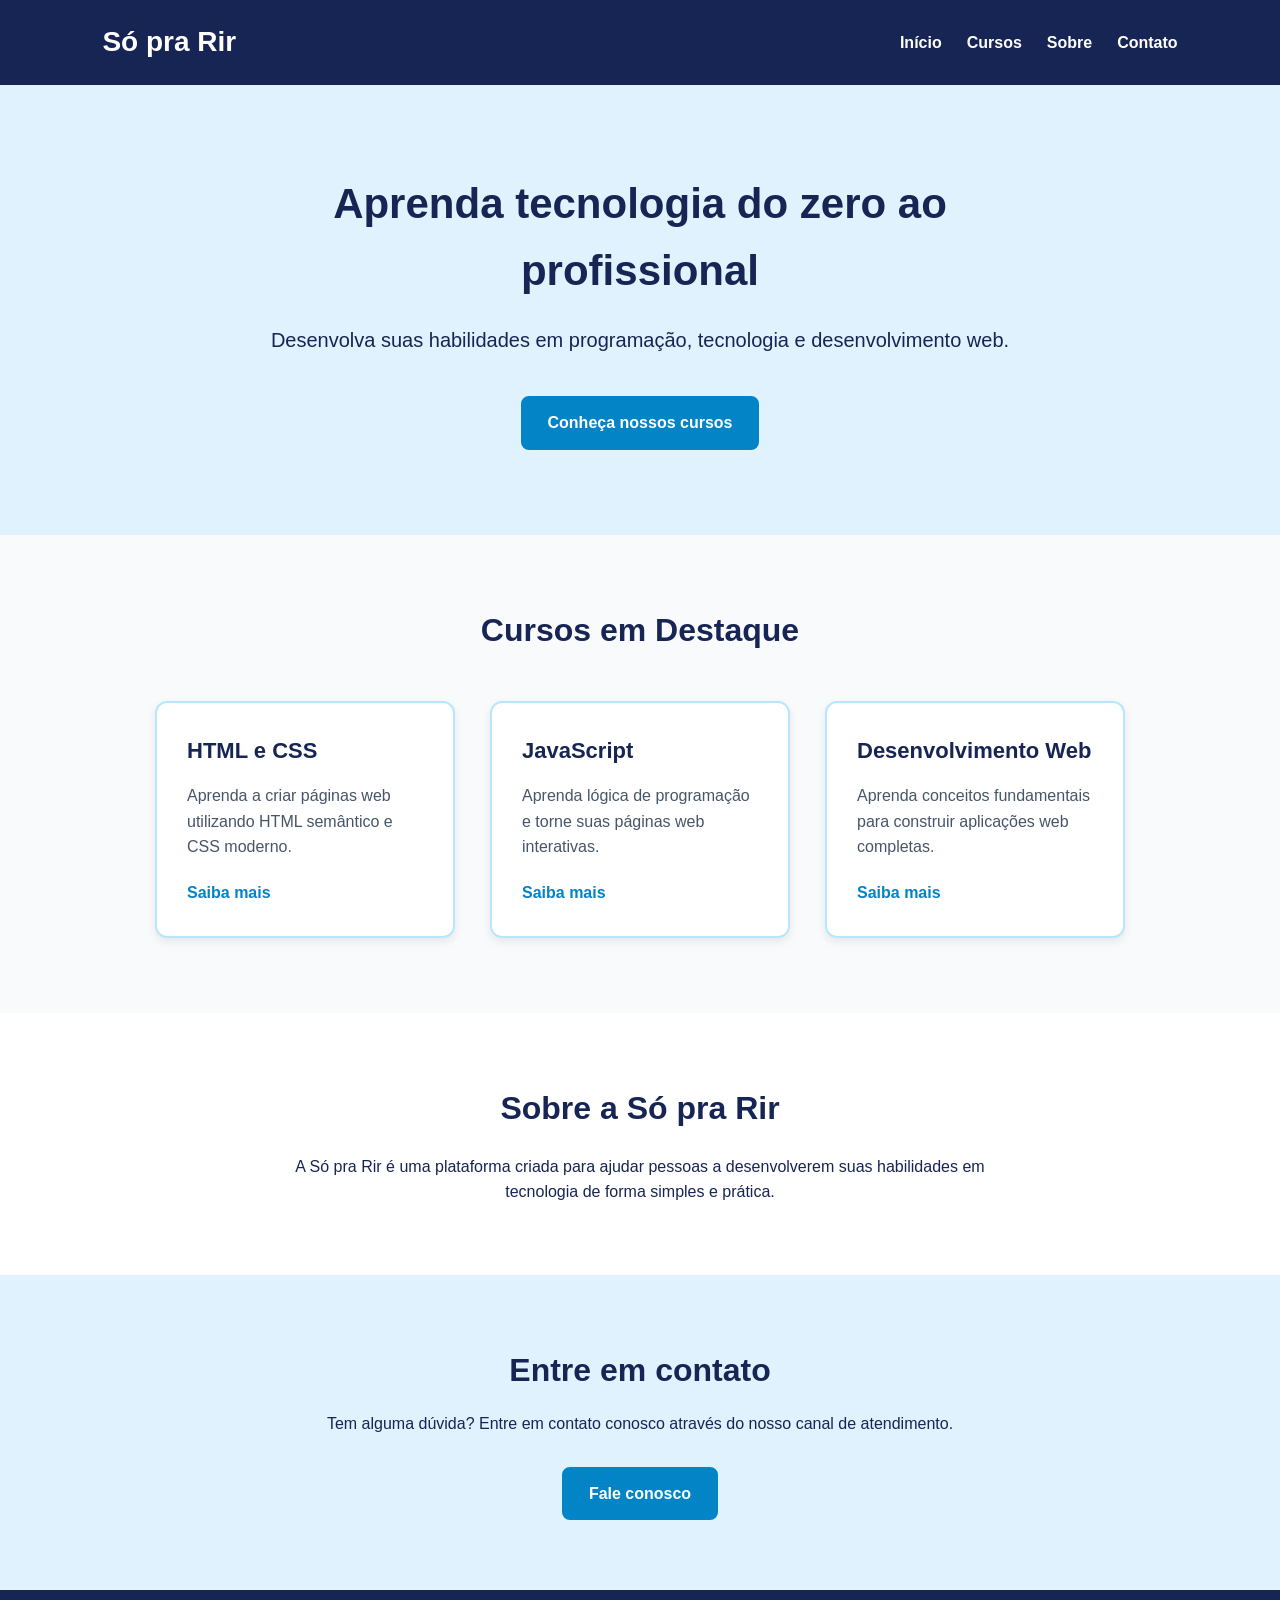
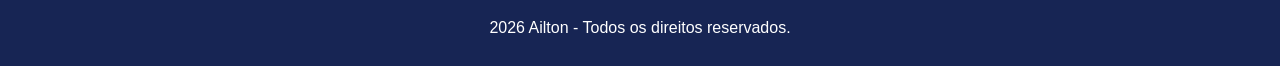
<file: index.html>
<!DOCTYPE html>
<html lang="pt-BR">

<head>
    <meta charset="UTF-8">
    <meta name="viewport" content="width=device-width, initial-scale=1.0">

    <title>Só pra Rir - Aprenda Tecnologia</title>

    <link rel="stylesheet" href="style.css">
</head>

<body>

    <header>
        <div class="logo">
            <h1>Só pra Rir</h1>
        </div>

        <nav>
            <ul>
                <li><a href="index.html">Início</a></li>
                <li><a href="cursos.html">Cursos</a></li>
                <li><a href="#sobre">Sobre</a></li>
                <li><a href="#contato">Contato</a></li>
            </ul>
        </nav>
    </header>

    <main>

        <section class="hero">
            <div class="hero-content">
                <h2>Aprenda tecnologia do zero ao profissional</h2>

                <p>
                    Desenvolva suas habilidades em programação,
                    tecnologia e desenvolvimento web.
                </p>

                <a href="cursos.html" class="botao">
                    Conheça nossos cursos
                </a>
            </div>
        </section>

        <section class="destaques">
            <h2>Cursos em Destaque</h2>

            <div class="cards">

                <article class="card">
                    <h3>HTML e CSS</h3>

                    <p>
                        Aprenda a criar páginas web utilizando
                        HTML semântico e CSS moderno.
                    </p>

                    <a href="cursos.html">Saiba mais</a>
                </article>

                <article class="card">
                    <h3>JavaScript</h3>

                    <p>
                        Aprenda lógica de programação e torne
                        suas páginas web interativas.
                    </p>

                    <a href="cursos.html">Saiba mais</a>
                </article>

                <article class="card">
                    <h3>Desenvolvimento Web</h3>

                    <p>
                        Aprenda conceitos fundamentais para
                        construir aplicações web completas.
                    </p>

                    <a href="cursos.html">Saiba mais</a>
                </article>

            </div>
        </section>

        <section id="sobre" class="sobre">
            <h2>Sobre a Só pra Rir</h2>

            <p>
                A Só pra Rir é uma plataforma criada para ajudar
                pessoas a desenvolverem suas habilidades em
                tecnologia de forma simples e prática.
            </p>
        </section>

        <section id="contato" class="contato">
            <h2>Entre em contato</h2>

            <p>
                Tem alguma dúvida? Entre em contato conosco
                através do nosso canal de atendimento.
            </p>

            <a href="mailto:contato@soprarir.com" class="botao">
                Fale conosco
            </a>
        </section>

    </main>

    <footer>
        <p>2026 Ailton - Todos os direitos reservados.</p>
    </footer>

</body>

</html>
</file>
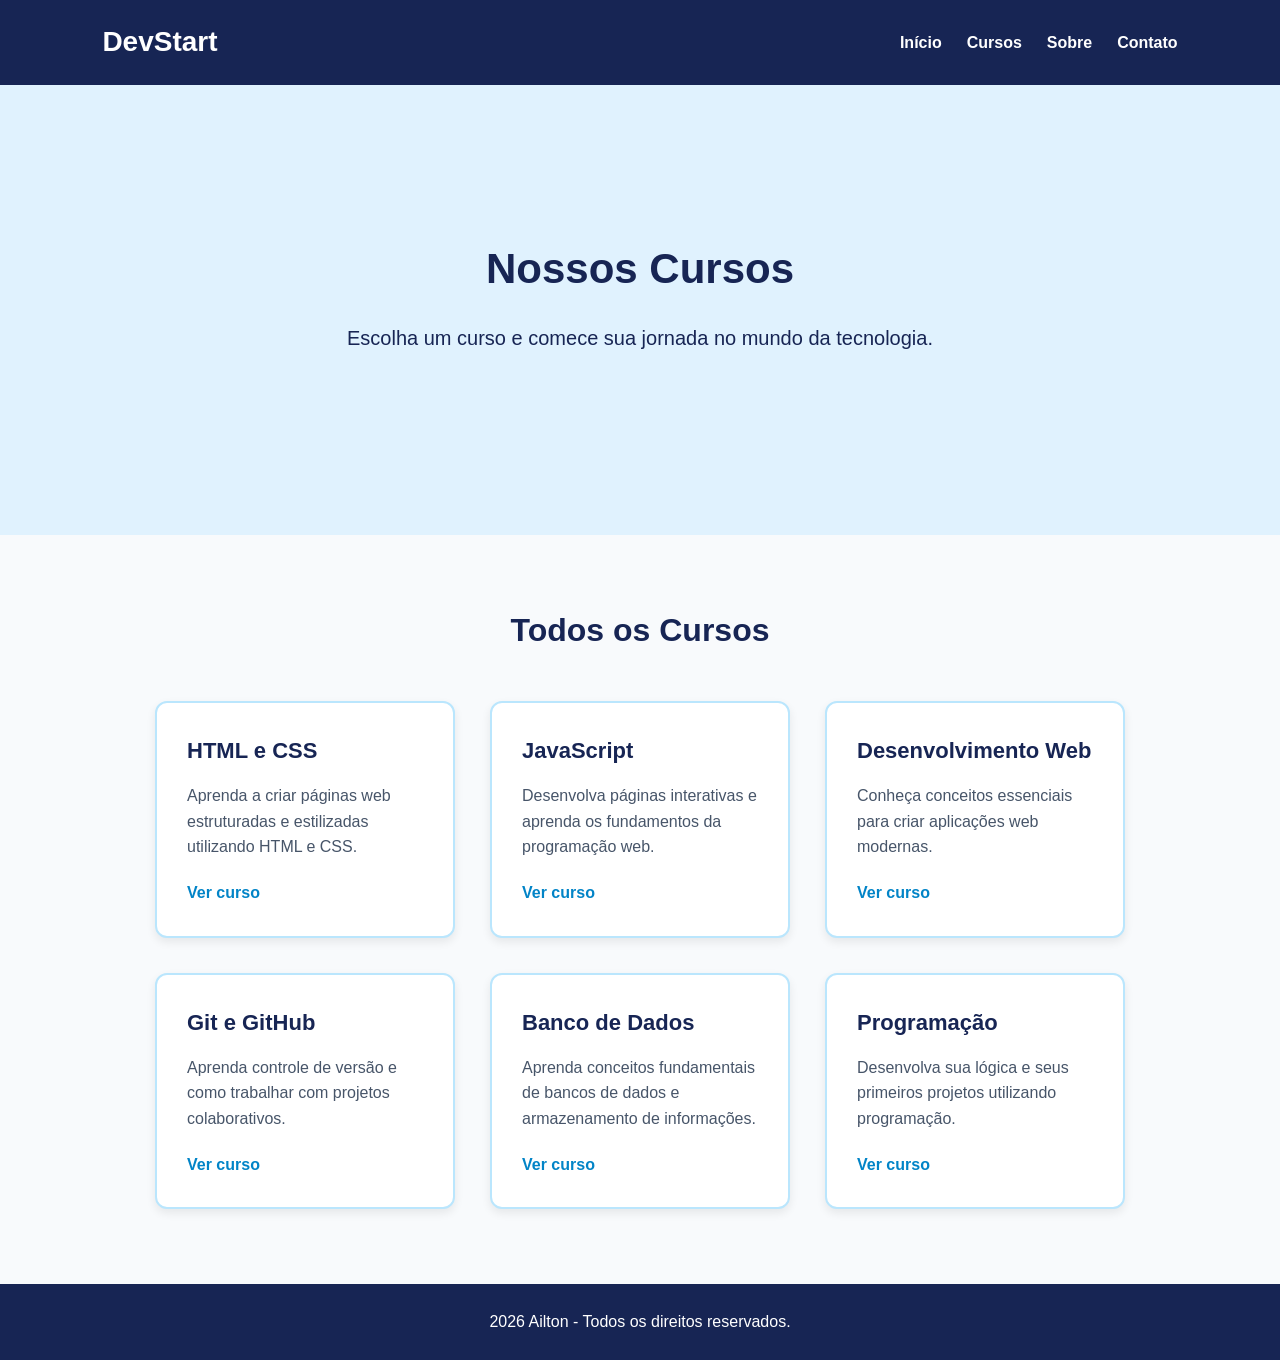
<file: cursos.html>
<!DOCTYPE html>
<html lang="pt-BR">

<head>
    <meta charset="UTF-8">
    <meta name="viewport" content="width=device-width, initial-scale=1.0">

    <title>MeuPortal - Cursos</title>

    <link rel="stylesheet" href="style.css">
</head>

<body>

    <header>

        <div class="logo">
            <h1>DevStart</h1>
        </div>

        <nav>
            <ul>
                <li><a href="index.html">Início</a></li>
                <li><a href="cursos.html">Cursos</a></li>
                <li><a href="index.html#sobre">Sobre</a></li>
                <li><a href="index.html#contato">Contato</a></li>
            </ul>
        </nav>

    </header>

    <main>

        <section class="hero">

            <div class="hero-content">

                <h2>Nossos Cursos</h2>

                <p>
                    Escolha um curso e comece sua jornada
                    no mundo da tecnologia.
                </p>

            </div>

        </section>


        <section class="destaques">

            <h2>Todos os Cursos</h2>

            <div class="cards">

                <article class="card">

                    <h3>HTML e CSS</h3>

                    <p>
                        Aprenda a criar páginas web estruturadas
                        e estilizadas utilizando HTML e CSS.
                    </p>

                    <a href="#">Ver curso</a>

                </article>


                <article class="card">

                    <h3>JavaScript</h3>

                    <p>
                        Desenvolva páginas interativas e aprenda
                        os fundamentos da programação web.
                    </p>

                    <a href="#">Ver curso</a>

                </article>


                <article class="card">

                    <h3>Desenvolvimento Web</h3>

                    <p>
                        Conheça conceitos essenciais para criar
                        aplicações web modernas.
                    </p>

                    <a href="#">Ver curso</a>

                </article>


                <article class="card">

                    <h3>Git e GitHub</h3>

                    <p>
                        Aprenda controle de versão e como
                        trabalhar com projetos colaborativos.
                    </p>

                    <a href="#">Ver curso</a>

                </article>


                <article class="card">

                    <h3>Banco de Dados</h3>

                    <p>
                        Aprenda conceitos fundamentais de bancos
                        de dados e armazenamento de informações.
                    </p>

                    <a href="#">Ver curso</a>

                </article>


                <article class="card">

                    <h3>Programação</h3>

                    <p>
                        Desenvolva sua lógica e seus primeiros
                        projetos utilizando programação.
                    </p>

                    <a href="#">Ver curso</a>

                </article>

            </div>

        </section>

    </main>

    <footer>

        <p>
        2026 Ailton - Todos os direitos reservados.
        </p>

    </footer>

</body>

</html>
</file>
<file: style.css>
/*CONFIGURAÇÕES GERAIS*/

* {
    margin: 0;
    padding: 0;
    box-sizing: border-box;
}

body {
    font-family: Arial, Helvetica, sans-serif;
    font-size: 16px;
    line-height: 1.6;
    color: #172554;
    background-color: #f8fafc;
}

a {
    text-decoration: none;
}


/*HEADER*/

header {
    background-color: #172554;
    color: white;

    padding: 20px 8%;

    display: flex;
    justify-content: space-between;
    align-items: center;
}

.logo h1 {
    font-size: 28px;
}

nav ul {
    list-style: none;

    display: flex;
    gap: 25px;
}

nav a {
    color: white;
    font-weight: bold;

    transition: 0.3s;
}

nav a:hover {
    color: #38bdf8;
}


/*HERO*/

.hero {
    min-height: 450px;

    display: flex;
    justify-content: center;
    align-items: center;

    text-align: center;

    padding: 60px 20px;

    background-color: #e0f2fe;
}

.hero-content {
    max-width: 800px;
}

.hero h2 {
    font-size: 42px;
    margin-bottom: 20px;
}

.hero p {
    font-size: 20px;
    margin-bottom: 30px;
}


/*BOTÃO*/

.botao {
    display: inline-block;

    background-color: #0284c7;
    color: white;

    padding: 12px 25px;
    margin-top: 10px;

    border: 2px solid #0284c7;
    border-radius: 8px;

    font-weight: bold;

    transition: 0.3s;
}

.botao:hover {
    background-color: #0369a1;
    border-color: #0369a1;
}


/*CURSOS / CARDS*/

.destaques {
    padding: 70px 8%;
}

.destaques>h2 {
    text-align: center;
    font-size: 32px;
    margin-bottom: 40px;
}

.cards {
    display: flex;
    flex-wrap: wrap;
    gap: 25px;
    justify-content: center;
}

.card {
    background-color: white;

    width: 300px;

    padding: 30px;
    margin: 5px;

    border: 2px solid #bae6fd;
    border-radius: 12px;

    box-shadow: 0 4px 10px rgba(0, 0, 0, 0.08);

    transition: 0.3s;
}

.card:hover {
    transform: translateY(-5px);
}

.card h3 {
    font-size: 22px;
    margin-bottom: 15px;
}

.card p {
    color: #475569;
    margin-bottom: 20px;
}

.card a {
    color: #0284c7;
    font-weight: bold;
}


/*SOBRE*/

.sobre {
    padding: 70px 8%;
    background-color: white;

    text-align: center;
}

.sobre h2 {
    font-size: 32px;
    margin-bottom: 20px;
}

.sobre p {
    max-width: 700px;
    margin: auto;
}


/*CONTATO*/

.contato {
    padding: 70px 8%;

    text-align: center;

    background-color: #e0f2fe;
}

.contato h2 {
    font-size: 32px;
    margin-bottom: 15px;
}

.contato p {
    margin-bottom: 20px;
}


/* FOOTER*/

footer {
    background-color: #172554;
    color: white;

    text-align: center;

    padding: 25px;
}


/*RESPONSIVIDADE*/

@media (max-width: 700px) {

    header {
        flex-direction: column;
        gap: 20px;
    }

    nav ul {
        flex-direction: column;
        align-items: center;
        gap: 10px;
    }

    .hero h2 {
        font-size: 32px;
    }

    .hero p {
        font-size: 18px;
    }

    .cards {
        flex-direction: column;
        align-items: center;
    }

    .card {
        width: 100%;
        max-width: 400px;
    }
}
</file>
